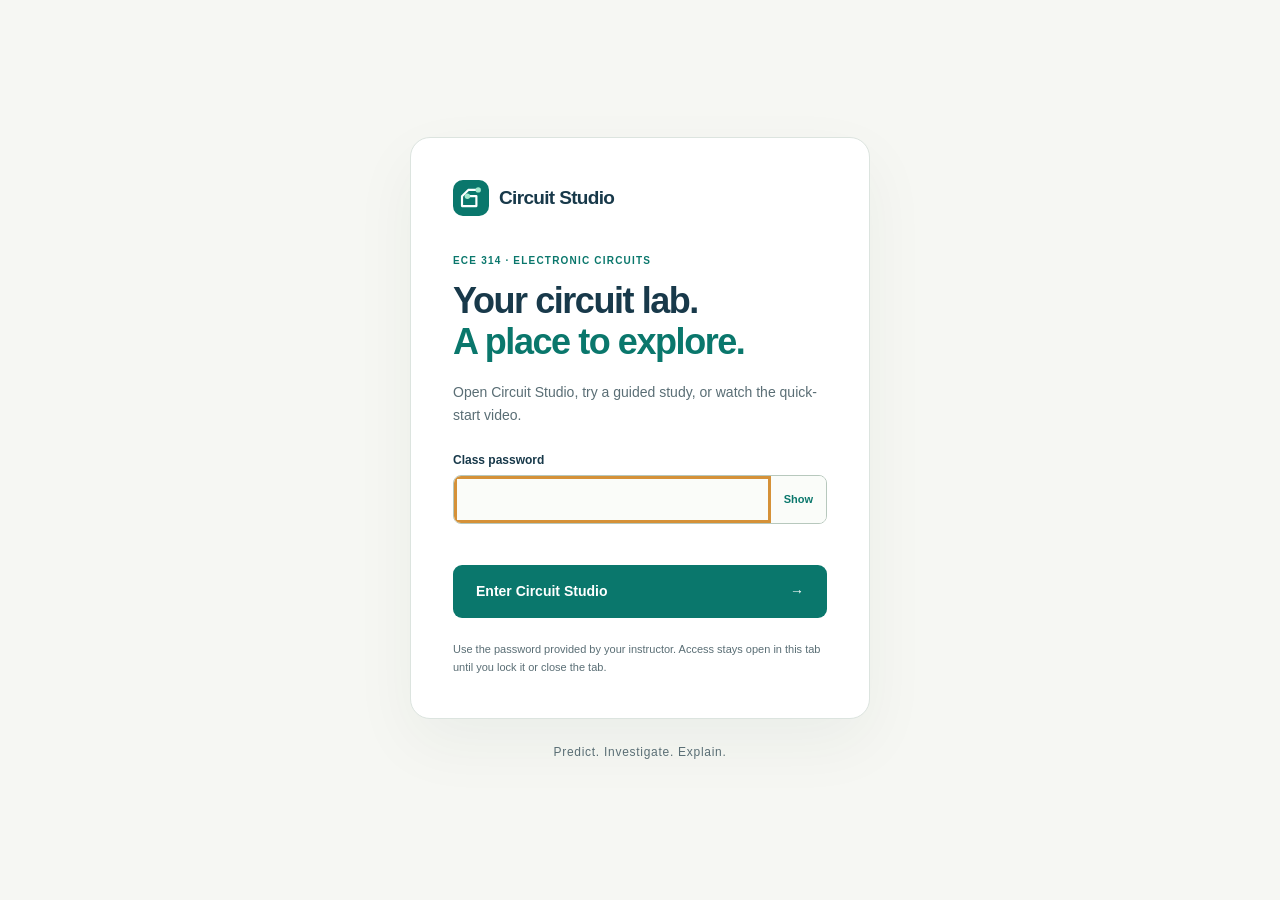
<file: index.html>
<!doctype html>
<html lang="en">
<head>
  <meta charset="utf-8">
  <meta name="viewport" content="width=device-width,initial-scale=1">
  <meta name="description" content="Circuit Studio: guided circuit studies, interactive simulation, breadboard learning, and a quick student guide.">
  <meta name="theme-color" content="#0a776c">
  <meta name="robots" content="noindex,nofollow">
  <title>Circuit Studio · Study & Explore</title>
  <link rel="icon" href="assets/mark.svg" type="image/svg+xml">
  <link rel="stylesheet" href="assets/site.css">
  <script src="site-config.js" defer></script>
  <script src="assets/access.js" defer></script>
  <script src="assets/studies.js" defer></script>
  <script src="assets/home.js" defer></script>
</head>
<body>
  <a class="skip-link" href="#main">Skip to content</a>
  <section id="access-screen" class="access-screen" aria-labelledby="access-title">
    <div class="access-card">
      <a class="brand" href="index.html"><img src="assets/mark.svg" alt="" width="36" height="36">Circuit Studio</a>
      <p class="eyebrow">ECE 314 · Electronic circuits</p>
      <h1 id="access-title">Your circuit lab.<br><span>A place to explore.</span></h1>
      <p class="muted">Open Circuit Studio, try a guided study, or watch the quick-start video.</p>
      <form id="access-form">
        <label for="password">Class password</label>
        <div class="password-field"><input id="password" name="password" type="password" autocomplete="current-password" required aria-describedby="access-error" autofocus><button id="reveal-password" type="button" aria-label="Show password" aria-pressed="false">Show</button></div>
        <p id="access-error" class="form-error" role="alert"></p>
        <button id="access-submit" class="button primary" type="submit">Enter Circuit Studio <span aria-hidden="true">→</span></button>
      </form>
      <p class="fine">Use the password provided by your instructor. Access stays open in this tab until you lock it or close the tab.</p>
      <noscript><p class="form-error">Enable JavaScript to enter the site and run Circuit Studio.</p></noscript>
    </div>
    <p class="access-footer">Predict. Investigate. Explain.</p>
  </section>

  <div id="site" hidden>
    <header class="site-header">
      <div class="container header-inner">
        <a class="brand" href="index.html"><img src="assets/mark.svg" alt="" width="34" height="34">Circuit Studio</a>
        <nav aria-label="Main navigation"><a href="#studies">Studies</a><a href="#guide">Guide</a><button class="text-button" data-lock>Lock site <span aria-hidden="true">↗</span></button></nav>
      </div>
    </header>
    <main id="main" tabindex="-1">
      <section class="hero container" aria-labelledby="hero-title">
        <div class="hero-copy">
          <p class="eyebrow"><span class="status-dot"></span> ECE 314 · Interactive circuit learning</p>
          <h1 id="hero-title">Understand the<br><span>circuit.</span><br>Make it work.</h1>
          <p class="hero-description">Move from a prediction to a working explanation. Explore the schematic, see what changes, and test your ideas in Circuit Studio.</p>
          <div class="actions"><a class="button primary" href="studio.html">Open Circuit Studio <span aria-hidden="true">↗</span></a><a class="button secondary" href="#guide">Watch the guide <span class="duration">1:43</span></a></div>
          <p class="hero-note">Runs in your browser · Start with an example or your own circuit</p>
        </div>
        <div class="hero-figure">
          <div class="figure-heading"><span class="eyebrow">Start with a question</span><span class="figure-tag">Op amp</span></div>
          <h2>Why does the output invert?</h2>
          <img class="schematic" src="assets/inverting.svg" width="920" height="620" alt="Inverting op-amp circuit with a 0.5 volt input, a 10 kiloohm input resistor, a 40 kiloohm feedback resistor, and a grounded noninverting input.">
          <div class="figure-answer"><div><span class="eyebrow">Predict the output</span><math aria-label="Output voltage equals negative feedback resistance divided by input resistance times input voltage"><msub><mi>v</mi><mi>o</mi></msub><mo>=</mo><mo>−</mo><mfrac><msub><mi>R</mi><mi>f</mi></msub><msub><mi>R</mi><mn>1</mn></msub></mfrac><msub><mi>v</mi><mi>i</mi></msub></math></div><a href="studio.html?study=follow-current" aria-label="Explore the inverting amplifier study">Explore it <span aria-hidden="true">→</span></a></div>
        </div>
      </section>

      <section id="studies" class="studies-section" aria-labelledby="studies-title">
        <div class="container">
          <div class="section-heading"><div><p class="eyebrow">Six ways to get started</p><h2 id="studies-title">Pick a circuit. Try one idea.</h2></div><p>Short studies pair a circuit with the tools that help explain it.</p></div>
          <div class="study-grid" id="study-grid"></div>
          <div class="study-method"><strong>A useful rhythm</strong><span><b>01</b> Predict first</span><span><b>02</b> Change one thing</span><span><b>03</b> Explain the result</span></div>
        </div>
      </section>

      <section id="guide" class="guide-section container" aria-labelledby="guide-title">
        <div class="guide-copy"><p class="eyebrow">A quick orientation</p><h2 id="guide-title">Start here.<br>Then explore.</h2><p>Watch the original narrated Circuit Studio student guide before your first study.</p><ul class="guide-points"><li>Choose and inspect a circuit</li><li>Predict, solve, and explain</li><li>Save an editable project</li></ul><a id="written-guide" class="inline-link" href="guides/Circuit_Studio_Student_Study_Guide.docx" download>Download the student study guide <span aria-hidden="true">↓</span></a><p class="fine">The video shows an earlier interface. The studies above use the current version included with this site.</p></div>
        <div class="video-wrap"><video id="guide-video" controls playsinline preload="none" poster="assets/guide-poster.jpg" aria-label="Circuit Studio Quick Guide, one minute and forty-three seconds"></video><div class="video-caption"><span>Circuit Studio Quick Guide</span><span>1:43 · Narrated</span></div><p id="video-error" class="form-error" hidden>The video could not be loaded. <a href="videos/Circuit_Studio_Quick_Guide.mp4">Open the video directly</a>.</p></div>
      </section>

      <section class="start-strip container"><div><p class="eyebrow">Your next step</p><h2>Make one prediction. Test it.</h2></div><a class="button primary" href="studio.html">Launch Circuit Studio <span aria-hidden="true">↗</span></a></section>
    </main>
    <footer class="site-footer container"><span>Circuit Studio · Study & Explore</span><div><a href="#main">Back to top ↑</a><button class="text-button" data-lock>Lock site</button></div></footer>
  </div>
</body>
</html>
</file>
<file: assets/site.css>
:root{--ink:#18394a;--muted:#5a6e75;--teal:#0a776c;--paper:#f6f7f3;--line:#dce4df;--white:#fff;--soft:#eaf2ec;--radius:18px;font-family:Inter,"Segoe UI",Arial,sans-serif;color:var(--ink);background:var(--paper);font-synthesis:none}
*{box-sizing:border-box}html{scroll-behavior:smooth;scroll-padding-top:90px}body{margin:0}button,input{font:inherit}button,a,input{touch-action:manipulation}button,a{-webkit-tap-highlight-color:transparent}a{color:inherit}button{cursor:pointer}button:disabled{cursor:wait;opacity:.6}[hidden]{display:none!important}button:focus-visible,a:focus-visible,input:focus-visible,summary:focus-visible{outline:3px solid #d59138;outline-offset:4px}button{color:inherit}img{max-width:100%}h1,h2,h3,p{margin-top:0}h1,h2,h3{letter-spacing:-.04em}p{line-height:1.65}.container{width:min(1200px,calc(100% - 80px));margin-inline:auto}.eyebrow{font-size:11px;font-weight:700;line-height:1.5;text-transform:uppercase;letter-spacing:.12em;color:var(--teal);margin-bottom:18px}.muted,.fine{color:var(--muted)}.fine{font-size:12px;line-height:1.6}.status-dot{display:inline-block;width:7px;height:7px;border-radius:50%;background:var(--teal);margin-right:7px}.brand{display:flex;align-items:center;gap:10px;text-decoration:none;font-size:19px;font-weight:750;letter-spacing:-.035em;white-space:nowrap}.button{display:inline-flex;align-items:center;justify-content:center;gap:22px;padding:16px 22px;min-height:52px;border:1px solid transparent;border-radius:9px;font-size:14px;font-weight:650;text-decoration:none;line-height:1.4;transition:background .15s,transform .15s}.button:hover{transform:translateY(-2px)}.primary{background:var(--teal);color:white}.primary:hover{background:#075c54}.secondary{background:transparent;border-color:#cdd7d1}.secondary:hover{background:#edf2ec}.actions{display:flex;flex-wrap:wrap;gap:12px}.duration{font-size:11px;color:var(--muted);font-weight:500}.text-button{background:none;border:0;font-size:12px;font-weight:600;padding:8px 0;color:var(--muted)}.text-button:hover{color:var(--teal)}.skip-link{position:fixed;z-index:99;top:10px;left:10px;padding:12px;background:white;transform:translateY(-200%)}.skip-link:focus{transform:none}
.site-header{background:#f6f7f3f0;border-bottom:1px solid var(--line);position:sticky;top:0;z-index:10;backdrop-filter:blur(12px)}.header-inner{min-height:82px;display:flex;align-items:center;justify-content:space-between;gap:25px}.header-inner nav{display:flex;align-items:center;gap:32px}.header-inner nav>a{text-decoration:none;font-size:13px;font-weight:600}.header-inner nav>a:hover{color:var(--teal)}.hero{display:grid;grid-template-columns:1.04fr 1fr;align-items:center;gap:60px;padding-block:70px 80px}.hero h1{font-size:clamp(46px,5.1vw,69px);line-height:1.02;letter-spacing:-.055em;margin:0 0 25px;font-weight:650}.hero h1 span{color:var(--teal)}.hero-description{color:var(--muted);font-size:16px;max-width:435px;margin-bottom:28px}.hero-note{font-size:11px;color:var(--muted);margin:20px 0 0}.hero-figure{background:#fff;border:1px solid var(--line);border-radius:var(--radius);padding:24px;box-shadow:0 18px 50px #173d2910;min-width:0;transform:rotate(1deg)}.figure-heading{display:flex;align-items:center;justify-content:space-between;gap:10px}.figure-heading .eyebrow{margin:0;color:var(--muted);font-size:10px}.figure-tag{font-size:10px;letter-spacing:.06em;text-transform:uppercase;color:var(--teal);border:1px solid #c9dcd0;border-radius:100px;padding:6px 10px}.hero-figure h2{font-size:23px;margin:20px 0 0;font-weight:600}.schematic{display:block;width:100%;height:auto;aspect-ratio:1.7;object-fit:contain;margin:10px auto 12px}.figure-answer{border-top:1px solid var(--line);padding-top:18px;display:flex;align-items:center;justify-content:space-between;gap:16px}.figure-answer .eyebrow{font-size:9px;margin:0 0 6px;display:block}.figure-answer math{font-size:24px}.figure-answer a{font-size:12px;text-decoration:none;font-weight:700;color:var(--teal);white-space:nowrap}.figure-answer a span{padding-left:8px}
.studies-section{padding:65px 0;background:#edf2ed;border-block:1px solid var(--line)}.section-heading{display:flex;justify-content:space-between;align-items:flex-end;gap:30px;margin-bottom:30px}.section-heading .eyebrow{margin-bottom:10px}.section-heading h2,.guide-copy h2{font-size:clamp(28px,3vw,38px);line-height:1.12;font-weight:650;margin-bottom:0}.section-heading>p{max-width:300px;font-size:13px;color:var(--muted);margin:0}.study-grid{display:grid;grid-template-columns:repeat(3,minmax(0,1fr));gap:18px}.study-card{position:relative;padding:25px;background:#fff;border:1px solid #dce4dd;border-radius:12px;display:flex;flex-direction:column;min-width:0}.study-meta{display:flex;justify-content:space-between;gap:8px;font-size:10px;color:var(--muted)}.study-meta span:first-child{font-weight:700;letter-spacing:.09em;text-transform:uppercase;color:var(--teal)}.study-number{font-size:35px;color:#c6d4cb;line-height:1;font-weight:350;letter-spacing:-.06em;margin:27px 0 15px}.study-card h3{font-size:23px;line-height:1.2;font-weight:600;margin-bottom:12px}.study-card>p{font-size:13px;color:var(--muted);line-height:1.6;margin-bottom:18px;flex:1}.tool-tags{display:flex;gap:6px;flex-wrap:wrap;margin-bottom:24px}.tool-tags span{font-size:10px;background:#f2f5f1;color:#3f635a;padding:5px 8px;border-radius:4px}.study-link{display:flex;justify-content:space-between;align-items:center;font-size:12px;font-weight:700;color:var(--teal);text-decoration:none;border-top:1px solid #e6ece7;padding-top:16px}.study-link:hover{text-decoration:underline}.study-method{display:flex;align-items:center;justify-content:space-between;gap:20px;margin-top:27px;font-size:12px;color:var(--muted)}.study-method strong{font-weight:650;color:var(--ink)}.study-method b{color:var(--teal);font-size:10px;margin-right:7px}.guide-section{display:grid;grid-template-columns:.75fr 1.35fr;gap:70px;align-items:center;padding-block:85px}.guide-copy h2{font-size:40px;margin:0 0 20px}.guide-copy>p:not(.eyebrow):not(.fine){font-size:14px;color:var(--muted)}.guide-points{list-style:none;padding:0;margin:20px 0 25px;font-size:13px}.guide-points li{margin:12px 0;padding-left:22px;position:relative}.guide-points li:before{content:'↗';color:var(--teal);position:absolute;left:0}.inline-link{font-size:13px;font-weight:650;color:var(--teal);text-decoration:none;border-bottom:1px solid #a7c6b5;padding-bottom:4px}.guide-copy .fine{margin:20px 0 0;font-size:11px}.video-wrap{min-width:0}.video-wrap video{display:block;width:100%;aspect-ratio:16/9;object-fit:contain;border-radius:12px;background:#0a202e;border:1px solid #cdd9d1;box-shadow:0 15px 40px #18392a12}.video-caption{display:flex;justify-content:space-between;gap:15px;margin-top:13px;font-size:11px;color:var(--muted)}.video-caption span:first-child{font-weight:650;color:var(--ink)}.start-strip{background:var(--soft);border:1px solid var(--line);border-radius:14px;padding:32px 36px;display:flex;align-items:center;justify-content:space-between;gap:30px}.start-strip .eyebrow{margin-bottom:8px}.start-strip h2{margin-bottom:0;font-size:27px;font-weight:600}.site-footer{display:flex;justify-content:space-between;align-items:center;gap:25px;padding-block:40px;font-size:11px;color:var(--muted)}.site-footer>div{display:flex;align-items:center;gap:22px}.site-footer a{text-decoration:none}
.access-screen{min-height:100vh;min-height:100dvh;display:flex;align-items:center;justify-content:center;flex-direction:column;padding:45px 22px;background-image:radial-gradient(#9fb8aa4d .7px,transparent .7px);background-size:18px 18px}.access-card{width:min(460px,100%);background:var(--white);border:1px solid var(--line);border-radius:20px;padding:42px;box-shadow:0 24px 65px #18392a0d}.access-card .brand{margin-bottom:37px}.access-card .eyebrow{font-size:10px;margin-bottom:12px}.access-card h1{font-size:36px;line-height:1.15;font-weight:650;margin-bottom:18px}.access-card h1 span{color:var(--teal)}.access-card>.muted{font-size:14px;margin-bottom:26px}.access-card label{display:block;font-size:12px;font-weight:650;margin-bottom:8px}.password-field{display:flex;border:1px solid #b7c8bd;border-radius:8px;overflow:hidden}.password-field input{width:100%;min-width:0;min-height:47px;border:0;padding:12px;background:#fafcf9;color:var(--ink);outline-offset:-3px}.password-field button{background:#fafcf9;border:0;padding:10px 13px;font-size:11px;color:var(--teal);font-weight:700}.form-error{color:#a43333;font-size:12px;min-height:19px;margin:8px 0 14px}.access-card .button{width:100%;justify-content:space-between}.access-card .fine{font-size:11px;margin:23px 0 0}.access-footer{font-size:12px;letter-spacing:.06em;color:var(--muted);margin:24px 0 0}
.studio-page{overflow:hidden;background:white}.studio-header{height:55px;display:flex;align-items:center;gap:25px;padding:0 20px;background:#f6f7f3;border-bottom:1px solid var(--line)}.back-link{font-size:12px;font-weight:650;text-decoration:none;white-space:nowrap;color:var(--teal)}#workspace-title{font-size:13px;font-weight:650;flex:1;overflow:hidden;text-overflow:ellipsis;white-space:nowrap}.studio-header>div{display:flex;gap:20px;align-items:center}.small-button{background:#edf4ef;border:1px solid #c9dacf;border-radius:6px;padding:8px 11px;min-height:34px;line-height:1.3;color:#146457;font-size:11px;font-weight:650}.small-button:hover{background:#dfede4}.workspace-layout{height:calc(100vh - 55px);height:calc(100dvh - 55px);display:grid;grid-template-columns:minmax(0,1fr)}.workspace-layout.with-study{grid-template-columns:285px minmax(0,1fr)}.study-panel{overflow:auto;border-right:1px solid var(--line);padding:25px 22px 45px;background:#fcfdfb}.study-panel .eyebrow{font-size:9px;margin-bottom:9px}.study-panel h1{font-size:25px;line-height:1.15;margin-bottom:10px}.study-duration{font-size:11px;color:var(--muted);margin-bottom:26px}.study-step{padding:18px 0;border-top:1px solid var(--line)}.study-step>span{color:var(--teal);text-transform:uppercase;letter-spacing:.1em;font-size:10px;font-weight:750}.study-step p,.study-step li,.self-check p{font-size:12px;line-height:1.65}.study-step p{margin:9px 0 0}.study-step ol{padding-left:17px;margin:10px 0}.study-step li{padding:0 0 10px 3px}.study-actions{display:flex;flex-wrap:wrap;gap:7px}.study-step .fine{font-size:10px;color:var(--muted)}.self-check{background:#edf3ed;border:1px solid var(--line);border-radius:8px;padding:12px;margin:8px 0 20px}.self-check summary{font-size:12px;font-weight:650;cursor:pointer}.self-check p{margin:12px 0 0}.frame-area{position:relative;min-width:0;min-height:0;background:#f5f9fc}.frame-area iframe{display:block;border:0;width:100%;height:100%}.loading-panel{position:absolute;inset:0;z-index:2;display:flex;align-items:center;justify-content:center;flex-direction:column;background:#f5f9fc;text-align:center;padding:30px}.loading-panel p{margin:15px 0 6px}.loading-panel small{color:var(--muted)}.launch-error{position:absolute;top:18px;left:18px;right:18px;z-index:3;background:#fff7ec;border:1px solid #e3bc88;padding:16px;font-size:13px;line-height:1.6;border-radius:9px}.launch-error a{font-weight:700;text-decoration:underline}
@media(min-width:1600px){.container{width:min(1280px,calc(100% - 120px))}.hero{gap:95px}.hero h1{font-size:76px}}
@media(max-width:1050px){.container{width:calc(100% - 50px)}.hero{gap:30px;padding-block:50px 60px}.hero-figure{padding:20px;transform:none}.hero h1{font-size:52px}.hero .actions{flex-direction:column;align-items:flex-start}.guide-section{gap:35px}.study-card{padding:20px}.study-card h3{font-size:21px}.study-method{flex-wrap:wrap;justify-content:flex-start}.study-method strong{margin-right:15px}}
@media(max-width:760px){.container{width:calc(100% - 36px)}.header-inner{min-height:70px;gap:15px}.brand{font-size:17px;gap:7px}.header-inner nav{gap:16px}.header-inner nav>a{font-size:12px}.header-inner nav .text-button{font-size:0}.header-inner nav .text-button:before{content:'Lock';font-size:11px}.hero{grid-template-columns:1fr;gap:38px;padding-block:40px 45px}.hero h1{font-size:52px}.hero-description{max-width:520px;font-size:15px}.hero .actions{flex-direction:row}.hero-figure{max-width:600px;width:100%}.schematic{max-height:310px}.section-heading{display:block}.section-heading>p{margin-top:14px;max-width:400px}.study-grid{grid-template-columns:repeat(2,minmax(0,1fr));gap:12px}.studies-section{padding:42px 0}.study-card h3{font-size:22px}.study-method{gap:15px;font-size:11px}.study-method strong{width:100%}.guide-section{grid-template-columns:1fr;gap:25px;padding-block:48px}.guide-copy{max-width:520px}.guide-copy h2{font-size:34px}.guide-copy h2 br{display:none}.start-strip{padding:25px;align-items:flex-start;flex-direction:column;gap:20px}.start-strip h2{font-size:25px}.site-footer{padding-block:26px;flex-wrap:wrap;gap:8px}.studio-header{padding-inline:12px;gap:15px}.studio-header>div{gap:12px}.workspace-layout.with-study{grid-template-columns:minmax(230px,38%) minmax(0,1fr)}.study-panel{padding:20px 16px}.study-panel h1{font-size:22px}}
@media(max-width:480px){.brand img{width:29px;height:29px}.header-inner nav{gap:12px}.hero h1{font-size:46px}.hero .actions{flex-direction:column;align-items:stretch}.hero .button{justify-content:space-between}.study-grid{grid-template-columns:1fr}.study-number{margin:22px 0 12px}.study-card{padding:23px}.study-card>p{max-width:330px}.access-card{padding:29px 25px}.access-card h1{font-size:32px}.figure-answer math{font-size:23px}.hero-figure h2{font-size:22px}.workspace-layout.with-study{grid-template-columns:1fr;grid-template-rows:minmax(200px,42%) minmax(0,1fr)}.study-panel{border-right:0;border-bottom:1px solid var(--line)}#workspace-title{display:none}.studio-header>div{margin-left:auto}}
@media(prefers-reduced-motion:reduce){html{scroll-behavior:auto}.button{transition:none}.button:hover{transform:none}}
@media print{.site-header,.site-footer,.access-screen,.actions,.start-strip,video{display:none!important}.container{width:100%}.hero{padding:20px 0}.studies-section{background:white}.study-card{break-inside:avoid}.guide-section{padding-block:25px}.study-panel{overflow:visible}.studio-page{overflow:auto}.studio-header,.frame-area{display:none!important}.workspace-layout.with-study{display:block;height:auto}.study-panel{width:100%;border:0}.self-check{break-inside:avoid}}
</file>
